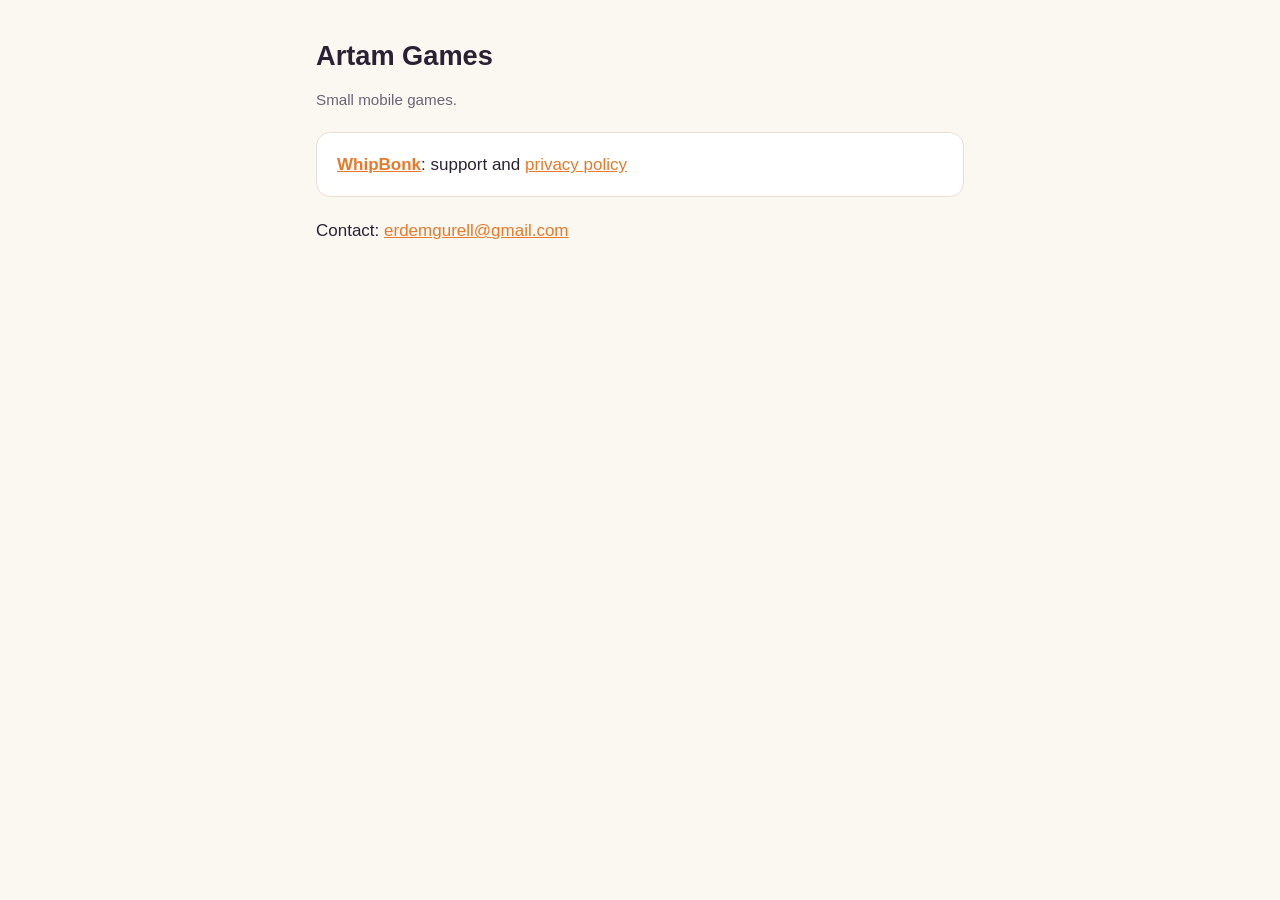
<file: index.html>
<!doctype html>
<html lang="en">
<head>
<meta charset="utf-8">
<meta name="viewport" content="width=device-width, initial-scale=1">
<title>Artam Games</title>
<link rel="stylesheet" href="style.css">
</head>
<body>
<main>
<h1>Artam Games</h1>
<p class="muted">Small mobile games.</p>
<div class="card">
  <a href="whipbonk/"><strong>WhipBonk</strong></a>: support and
  <a href="whipbonk/privacy.html">privacy policy</a>
</div>
<p>Contact: <a href="mailto:erdemgurell@gmail.com">erdemgurell@gmail.com</a></p>
</main>
</body>
</html>
</file>
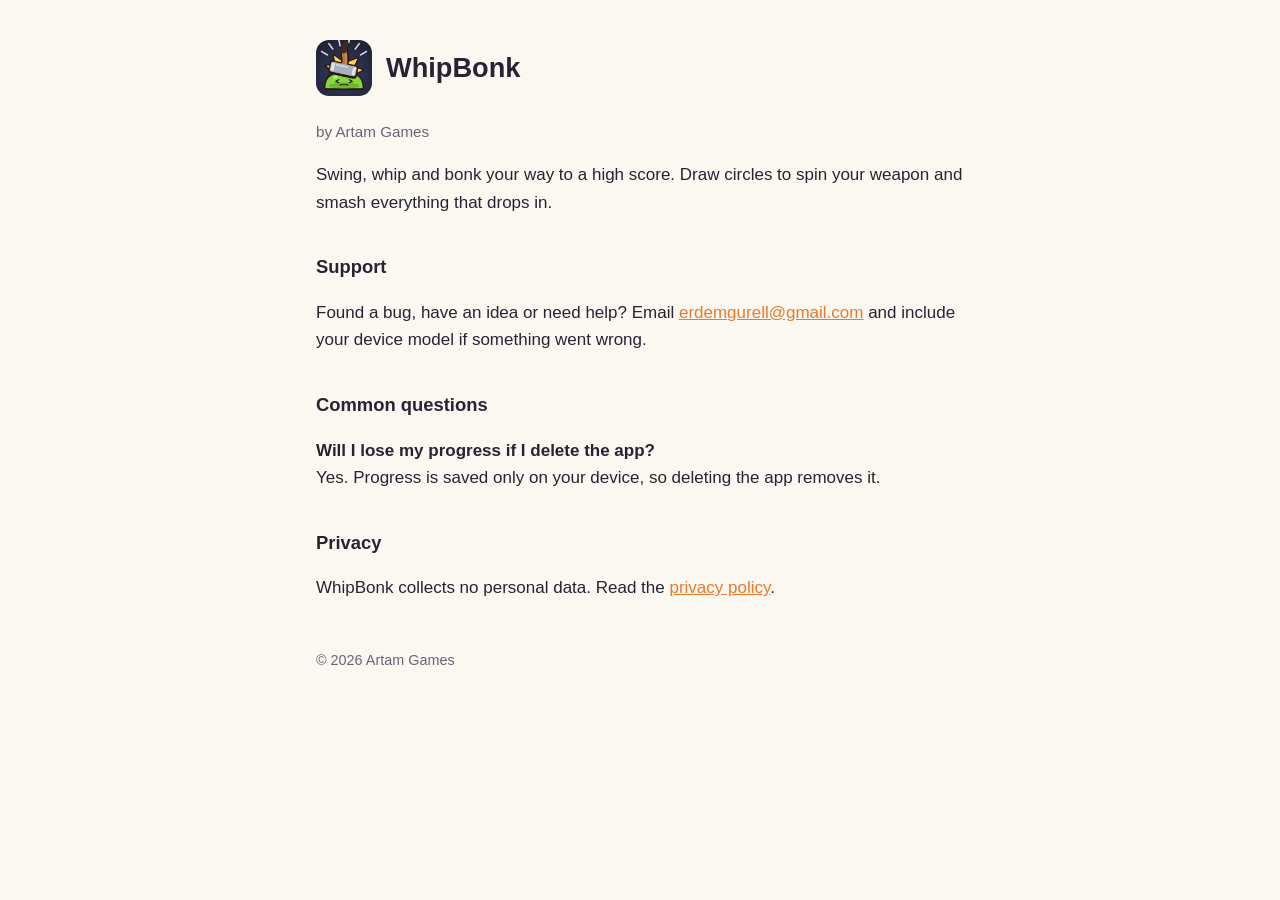
<file: whipbonk/index.html>
<!doctype html>
<html lang="en">
<head>
<meta charset="utf-8">
<meta name="viewport" content="width=device-width, initial-scale=1">
<title>WhipBonk Support</title>
<link rel="stylesheet" href="../style.css">
<link rel="icon" href="icon.png">
</head>
<body>
<main>
<header>
  <img src="icon.png" alt="WhipBonk icon">
  <h1>WhipBonk</h1>
</header>
<p class="muted">by Artam Games</p>
<p>Swing, whip and bonk your way to a high score. Draw circles to spin your weapon and smash
everything that drops in.</p>

<h2>Support</h2>
<p>Found a bug, have an idea or need help? Email
<a href="mailto:erdemgurell@gmail.com?subject=WhipBonk">erdemgurell@gmail.com</a>
and include your device model if something went wrong.</p>

<h2>Common questions</h2>
<p><strong>Will I lose my progress if I delete the app?</strong><br>
Yes. Progress is saved only on your device, so deleting the app removes it.</p>

<h2>Privacy</h2>
<p>WhipBonk collects no personal data. Read the <a href="privacy.html">privacy policy</a>.</p>

<footer>© 2026 Artam Games</footer>
</main>
</body>
</html>
</file>
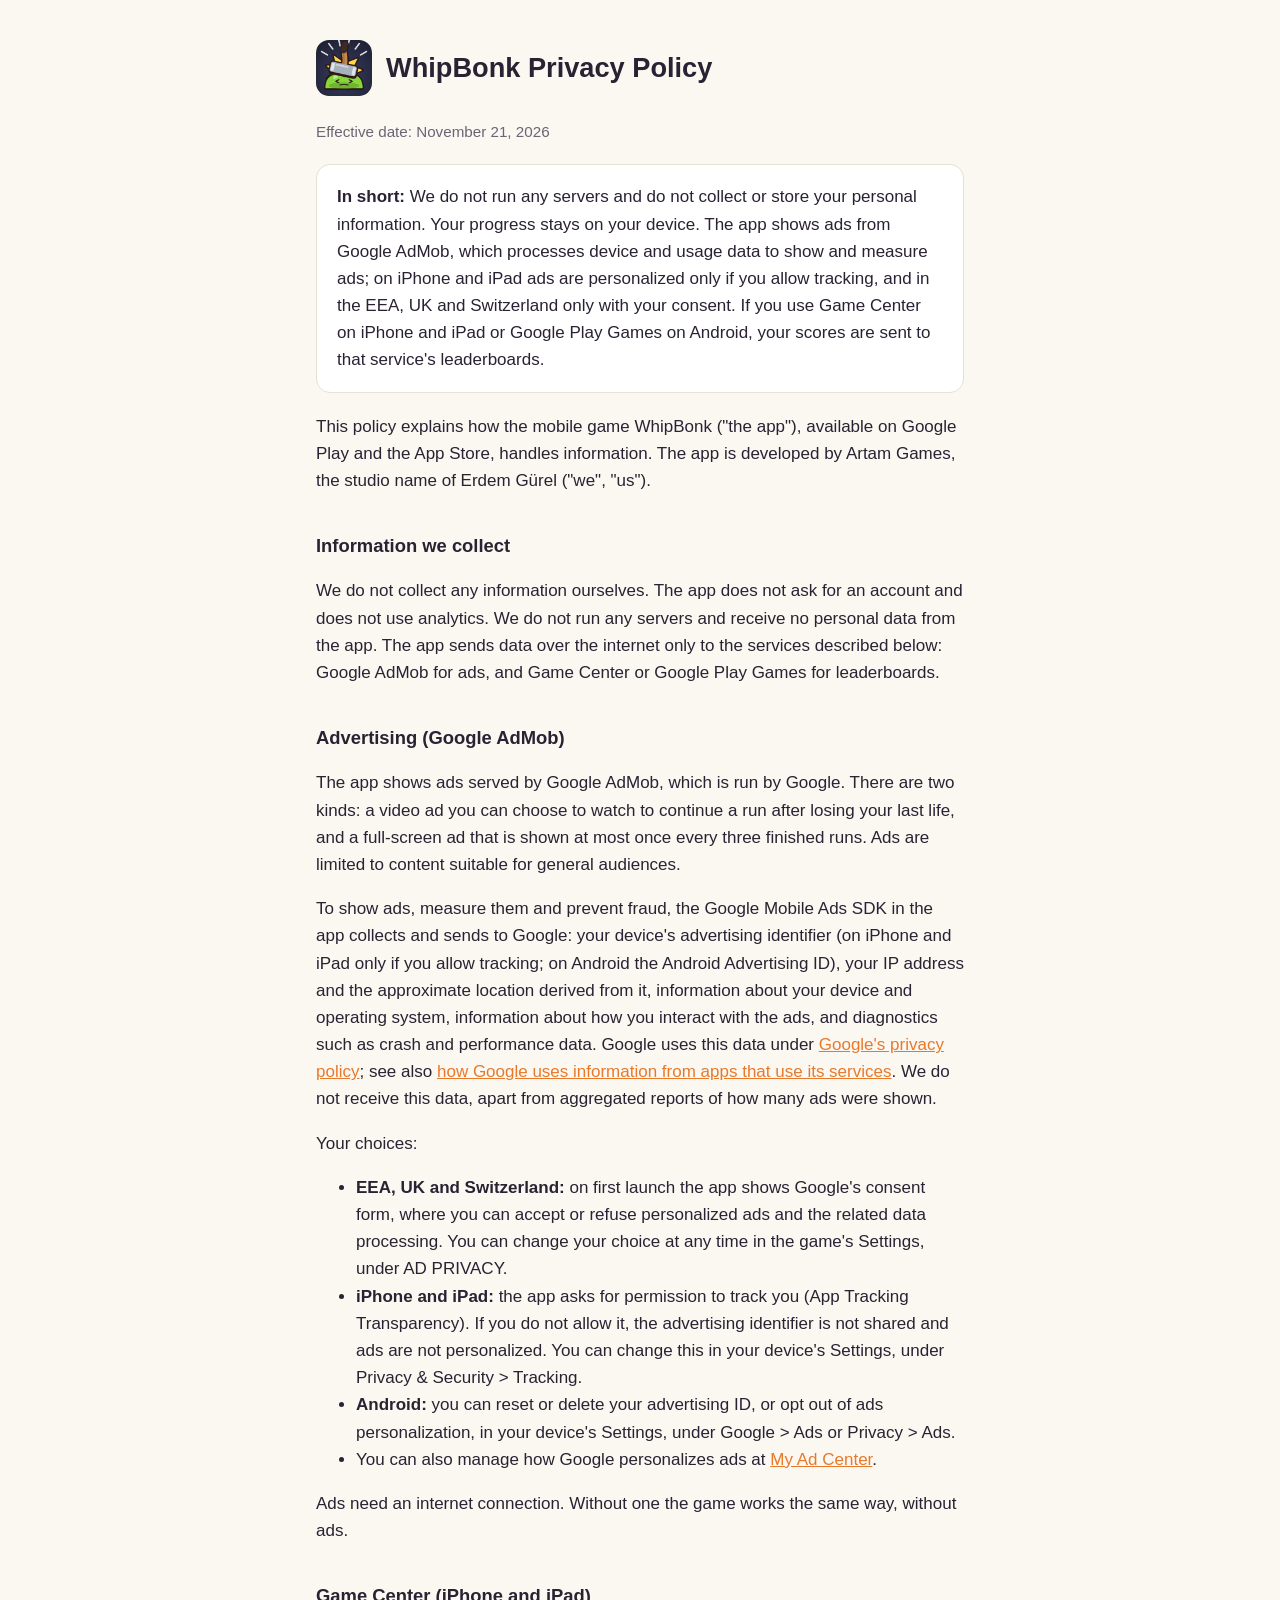
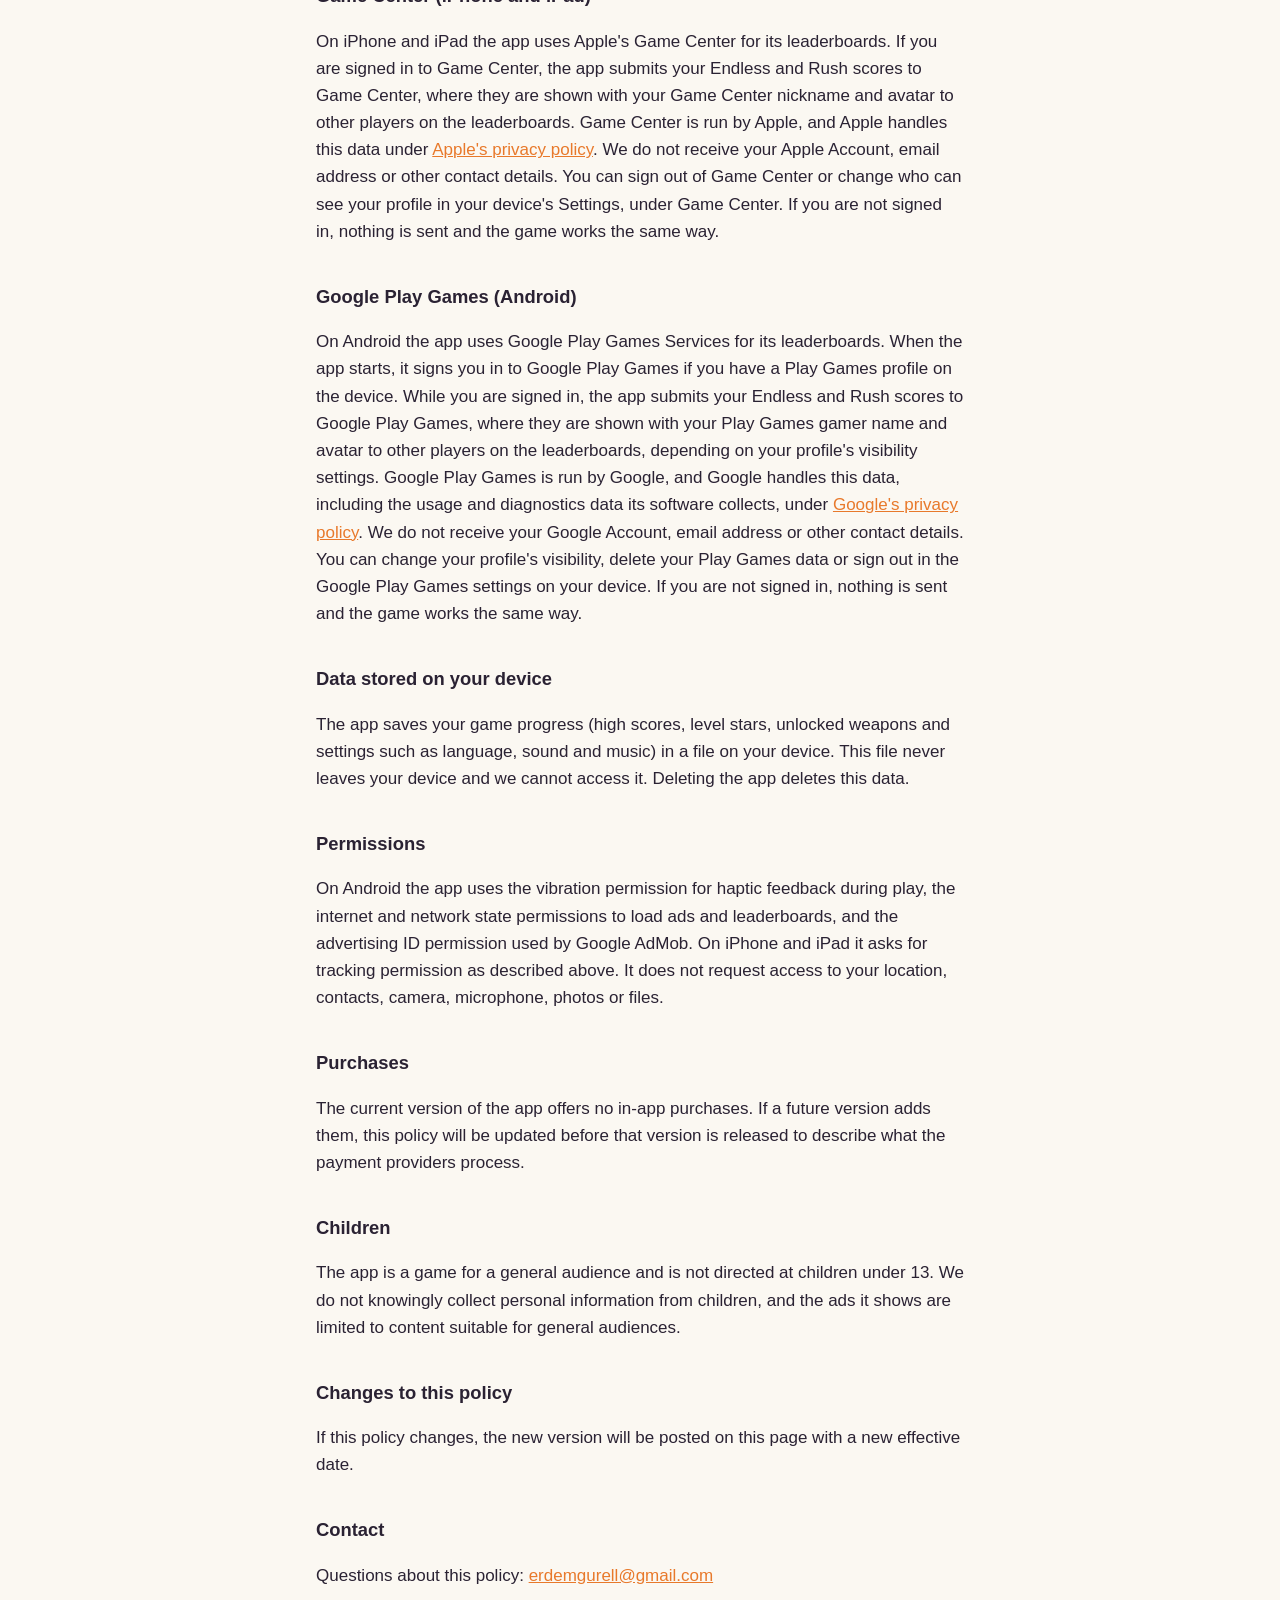
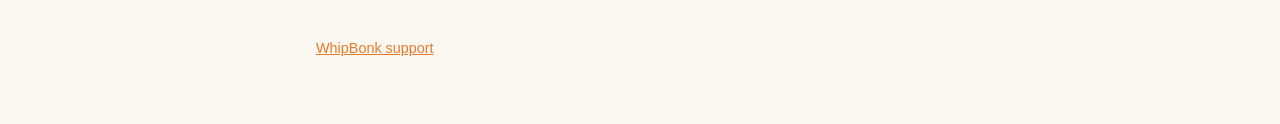
<file: whipbonk/privacy.html>
<!doctype html>
<html lang="en">
<head>
<meta charset="utf-8">
<meta name="viewport" content="width=device-width, initial-scale=1">
<title>WhipBonk Privacy Policy</title>
<link rel="stylesheet" href="../style.css">
<link rel="icon" href="icon.png">
</head>
<body>
<main>
<header>
  <img src="icon.png" alt="WhipBonk icon">
  <h1>WhipBonk Privacy Policy</h1>
</header>
<p class="muted">Effective date: November 21, 2026</p>

<div class="card">
  <strong>In short:</strong> We do not run any servers and do not collect or store your personal
  information. Your progress stays on your device. The app shows ads from Google AdMob, which
  processes device and usage data to show and measure ads; on iPhone and iPad ads are personalized only
  if you allow tracking, and in the EEA, UK and Switzerland only with your consent. If you use Game
  Center on iPhone and iPad or Google Play Games on Android, your scores are sent to that service's
  leaderboards.
</div>

<p>This policy explains how the mobile game WhipBonk ("the app"), available on Google Play and the
App Store, handles information. The app is developed by Artam Games, the studio name of Erdem Gürel ("we", "us").</p>

<h2>Information we collect</h2>
<p>We do not collect any information ourselves. The app does not ask for an account and does not use
analytics. We do not run any servers and receive no personal data from the app. The app sends data
over the internet only to the services described below: Google AdMob for ads, and Game Center or
Google Play Games for leaderboards.</p>

<h2>Advertising (Google AdMob)</h2>
<p>The app shows ads served by Google AdMob, which is run by Google. There are two kinds: a video ad
you can choose to watch to continue a run after losing your last life, and a full-screen ad that is
shown at most once every three finished runs. Ads are limited to content suitable for general
audiences.</p>
<p>To show ads, measure them and prevent fraud, the Google Mobile Ads SDK in the app collects and sends
to Google: your device's advertising identifier (on iPhone and iPad only if you allow tracking; on
Android the Android Advertising ID), your IP address and the approximate location derived from it,
information about your device and operating system, information about how you interact with the ads,
and diagnostics such as crash and performance data. Google uses this data under
<a href="https://policies.google.com/privacy">Google's privacy policy</a>; see also
<a href="https://policies.google.com/technologies/partner-sites">how Google uses information from apps
that use its services</a>. We do not receive this data, apart from aggregated reports of how many ads
were shown.</p>
<p>Your choices:</p>
<ul>
  <li><strong>EEA, UK and Switzerland:</strong> on first launch the app shows Google's consent form,
  where you can accept or refuse personalized ads and the related data processing. You can change your
  choice at any time in the game's Settings, under AD PRIVACY.</li>
  <li><strong>iPhone and iPad:</strong> the app asks for permission to track you (App Tracking
  Transparency). If you do not allow it, the advertising identifier is not shared and ads are not
  personalized. You can change this in your device's Settings, under Privacy &amp; Security &gt;
  Tracking.</li>
  <li><strong>Android:</strong> you can reset or delete your advertising ID, or opt out of ads
  personalization, in your device's Settings, under Google &gt; Ads or Privacy &gt; Ads.</li>
  <li>You can also manage how Google personalizes ads at
  <a href="https://myadcenter.google.com">My Ad Center</a>.</li>
</ul>
<p>Ads need an internet connection. Without one the game works the same way, without ads.</p>

<h2>Game Center (iPhone and iPad)</h2>
<p>On iPhone and iPad the app uses Apple's Game Center for its leaderboards. If you are signed in to
Game Center, the app submits your Endless and Rush scores to Game Center, where they are shown with
your Game Center nickname and avatar to other players on the leaderboards. Game Center is run by
Apple, and Apple handles this data under <a href="https://www.apple.com/legal/privacy/">Apple's
privacy policy</a>. We do not receive your Apple Account, email address or other contact details.
You can sign out of Game Center or change who can see your profile in your device's Settings, under
Game Center. If you are not signed in, nothing is sent and the game works the same way.</p>

<h2>Google Play Games (Android)</h2>
<p>On Android the app uses Google Play Games Services for its leaderboards. When the app starts, it
signs you in to Google Play Games if you have a Play Games profile on the device. While you are
signed in, the app submits your Endless and Rush scores to Google Play Games, where they are shown
with your Play Games gamer name and avatar to other players on the leaderboards, depending on your
profile's visibility settings. Google Play Games is run by Google, and Google handles this data,
including the usage and diagnostics data its software collects, under
<a href="https://policies.google.com/privacy">Google's privacy policy</a>. We do not receive your
Google Account, email address or other contact details. You can change your profile's visibility,
delete your Play Games data or sign out in the Google Play Games settings on your device. If you
are not signed in, nothing is sent and the game works the same way.</p>

<h2>Data stored on your device</h2>
<p>The app saves your game progress (high scores, level stars, unlocked weapons and settings such as
language, sound and music) in a file on your device. This file never leaves your device and we
cannot access it. Deleting the app deletes this data.</p>

<h2>Permissions</h2>
<p>On Android the app uses the vibration permission for haptic feedback during play, the internet and
network state permissions to load ads and leaderboards, and the advertising ID permission used by
Google AdMob. On iPhone and iPad it asks for tracking permission as described above. It does not request
access to your location, contacts, camera, microphone, photos or files.</p>

<h2>Purchases</h2>
<p>The current version of the app offers no in-app purchases. If a future version adds them, this
policy will be updated before that version is released to describe what the payment providers process.</p>

<h2>Children</h2>
<p>The app is a game for a general audience and is not directed at children under 13. We do not
knowingly collect personal information from children, and the ads it shows are limited to content
suitable for general audiences.</p>

<h2>Changes to this policy</h2>
<p>If this policy changes, the new version will be posted on this page with a new effective date.</p>

<h2>Contact</h2>
<p>Questions about this policy: <a href="mailto:erdemgurell@gmail.com">erdemgurell@gmail.com</a></p>

<footer><a href="index.html">WhipBonk support</a></footer>
</main>
</body>
</html>
</file>
<file: style.css>
:root {
  --bg: #fbf8f2;
  --text: #2a2233;
  --muted: #6b6475;
  --accent: #e8792b;
  --card: #ffffff;
  --line: #e7e0d4;
}
@media (prefers-color-scheme: dark) {
  :root {
    --bg: #17131f;
    --text: #efeaf5;
    --muted: #a59eb0;
    --accent: #ffa95c;
    --card: #211b2c;
    --line: #342b42;
  }
}
* { box-sizing: border-box; }
body {
  margin: 0;
  background: var(--bg);
  color: var(--text);
  font: 17px/1.6 -apple-system, BlinkMacSystemFont, "Segoe UI", Roboto, sans-serif;
}
main { max-width: 680px; margin: 0 auto; padding: 40px 16px 64px; }
header { display: flex; align-items: center; gap: 14px; margin-bottom: 24px; }
header img { width: 56px; height: 56px; border-radius: 13px; }
h1 { font-size: 1.7rem; line-height: 1.2; margin: 0; }
h2 { font-size: 1.15rem; margin: 2em 0 0.4em; }
p, li { color: var(--text); }
.muted { color: var(--muted); font-size: 0.95rem; }
a { color: var(--accent); }
.card {
  background: var(--card);
  border: 1px solid var(--line);
  border-radius: 14px;
  padding: 18px 20px;
  margin: 20px 0;
}
footer { margin-top: 48px; color: var(--muted); font-size: 0.9rem; }
</file>
